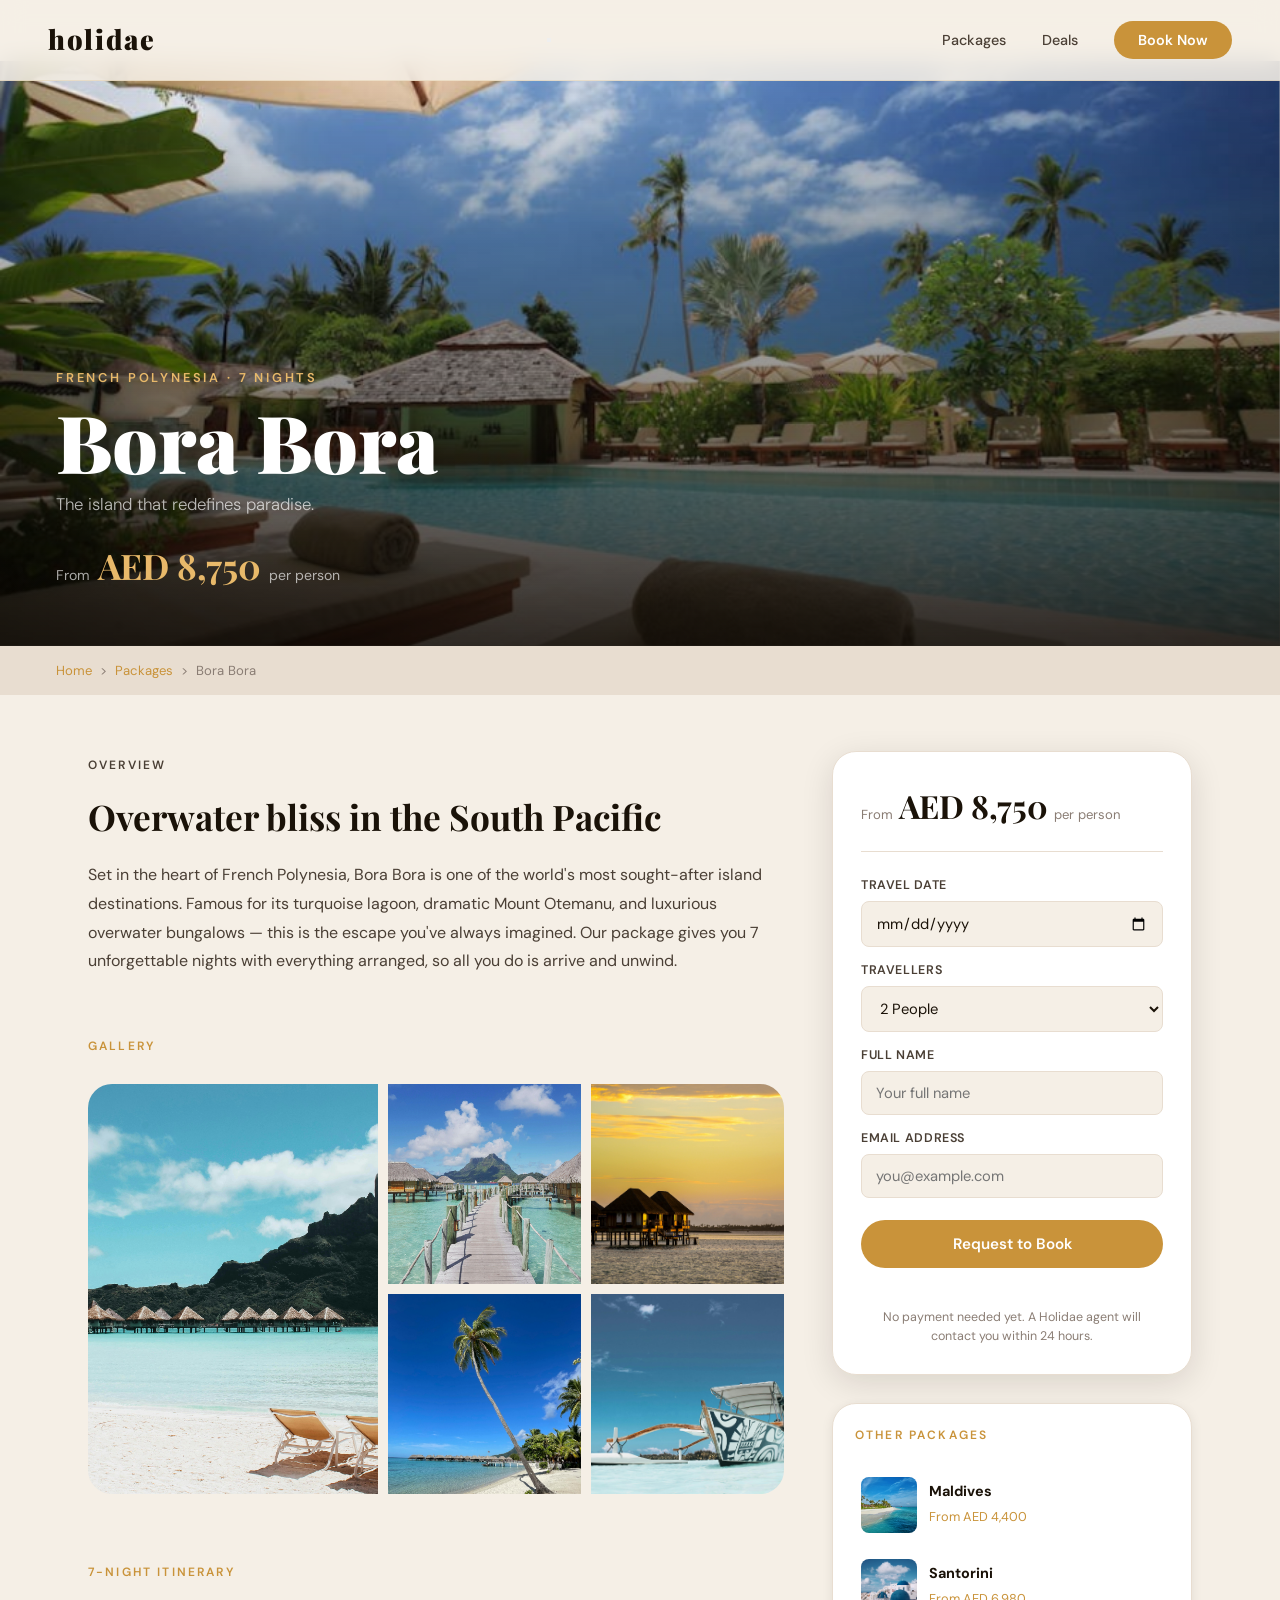
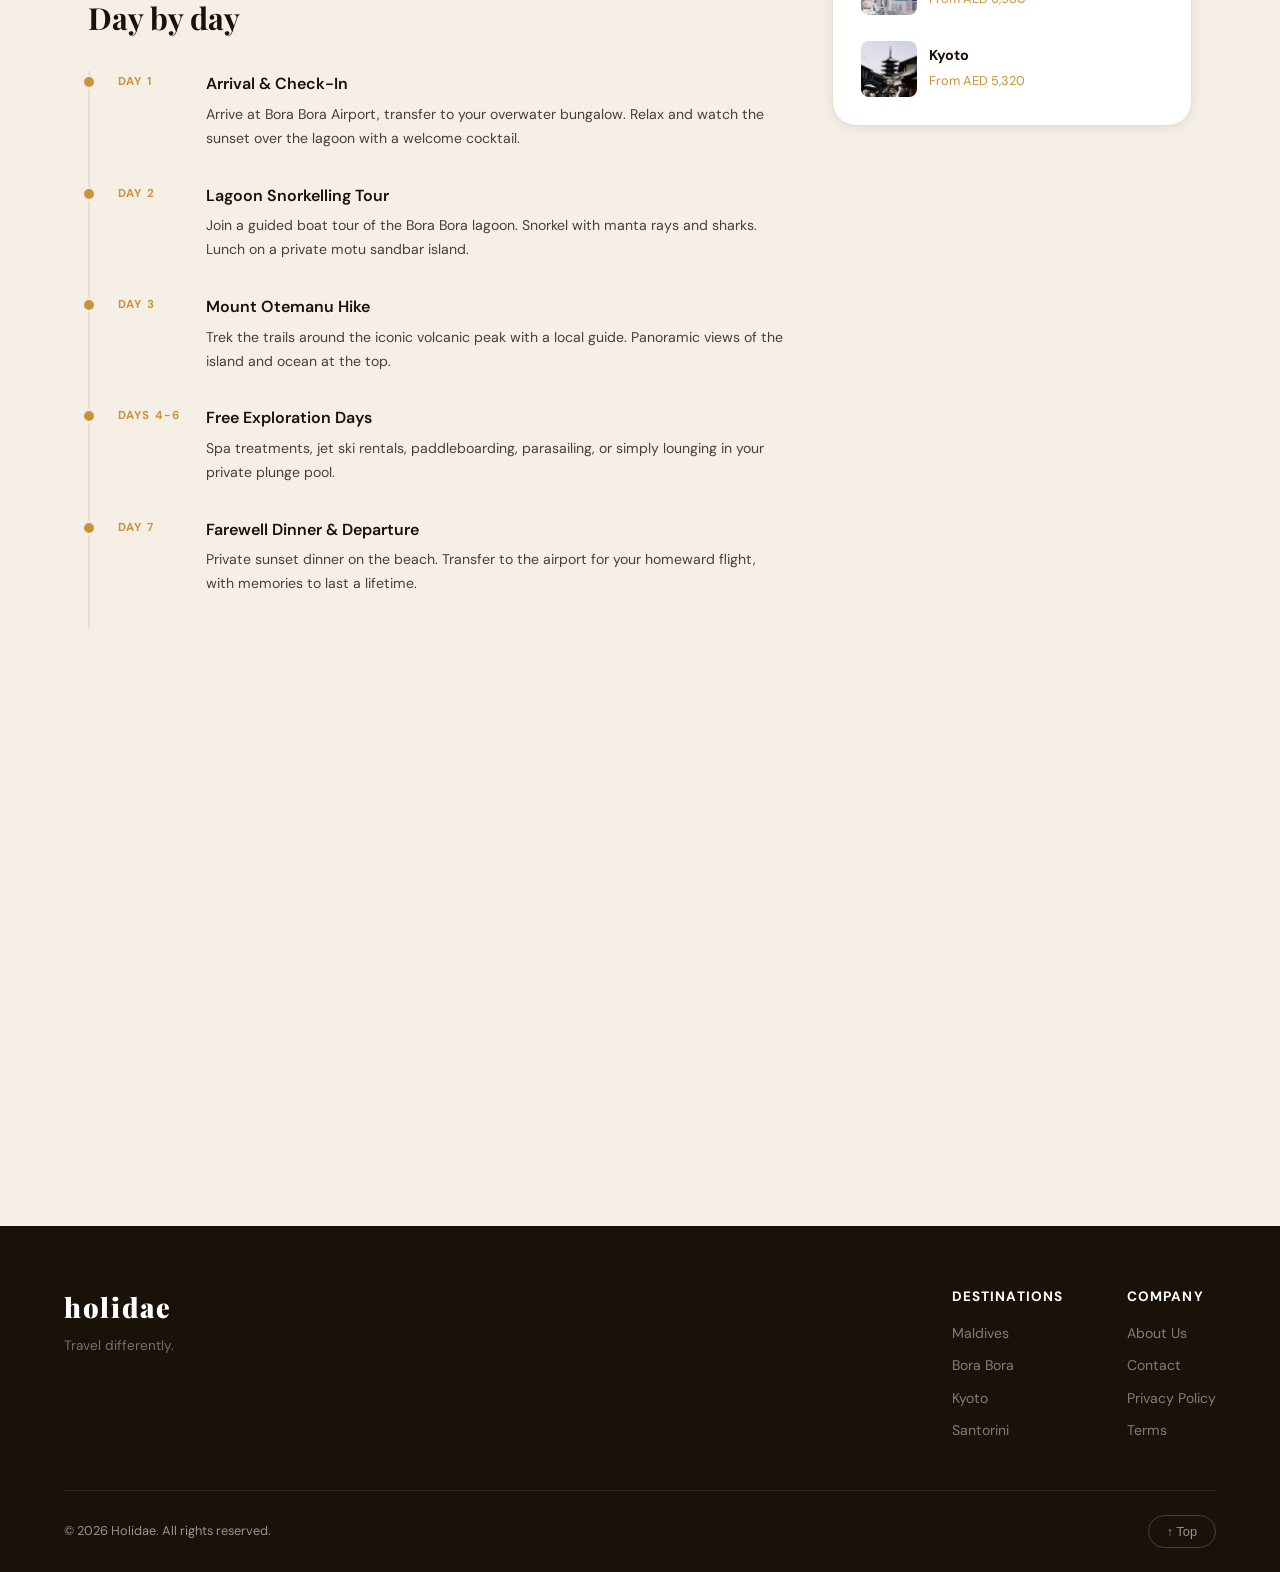
<file: package.html>
<!DOCTYPE html>
<html lang="en"> 
<head>
    <meta charset="UTF-8">
    <meta name="viewport" content="width=device-width, initial-scale=1.0">
    <title>Bora Bora Package — Holidae</title>
    <link rel="stylesheet" href="style.css">
    <link rel="stylesheet" href="package.css">
    <link href="https://fonts.googleapis.com/css2?family=Playfair+Display:ital,wght@0,700;0,900;1,400;1,700&family=DM+Sans:wght@300;400;500;600&display=swap" rel="stylesheet">
</head>
<body>

    <!-- NAVBAR -->
    <nav class="navbar" id="navbar">
        <a class="brand" href="index.html">holidae</a>
        <button class="hamburger" id="hamburger" aria-label="Open menu">
            <span></span><span></span><span></span>
        </button>
        <ul class="nav-links" id="nav-links">
            <li><a href="index.html#packages">Packages</a></li>
            <li><a href="package.html">Deals</a></li>
            <li><a href="#book" class="nav-btn">Book Now</a></li>
        </ul>
    </nav>

    <!-- PACKAGE HERO -->
    <header class="pkg-hero">
        <img src="images/pexels-photo-338504.jpeg" alt="Bora Bora" class="pkg-hero-img">
        <div class="pkg-hero-overlay"></div>
        <div class="pkg-hero-content">
            <p class="hero-eyebrow fade-up delay-1">French Polynesia · 7 Nights</p>
            <h1 class="hero-title fade-up delay-2">Bora Bora</h1>
            <p class="pkg-hero-sub fade-up delay-3">The island that redefines paradise.</p>
            <div class="pkg-hero-price fade-up delay-4">
                <span>From</span>
                <strong>AED 8,750</strong>
                <span>per person</span>
            </div>
        </div>
    </header>

    <!-- links -->
    <div class="links">
        <a href="index.html">Home</a>
        <span>></span>
        <a href="index.html#packages">Packages</a>
        <span>></span>
        <span>Bora Bora</span>
    </div>

    <!-- MAIN TWO-COLUMN LAYOUT -->
    <div class="pkg-layout">

        <main class="pkg-detail">

            <!-- OVERVIEW -->
            <section class="pkg-overview reveal-up">
                <p class="section-label">Overview</p>
                <h2>Overwater bliss in the South Pacific</h2>
                <p>Set in the heart of French Polynesia, Bora Bora is one of the world's most sought-after island destinations. Famous for its turquoise lagoon, dramatic Mount Otemanu, and luxurious overwater bungalows — this is the escape you've always imagined. Our package gives you 7 unforgettable nights with everything arranged, so all you do is arrive and unwind.</p>
            </section>

            <!-- GALLERY -->
            <section class="pkg-gallery reveal-up" style="transition-delay:0.1s">
                <p class="section-label">Gallery</p>
                <div class="gallery-grid">
                    <img src="images/pexels-vincent-gerbouin-445991-1174732.jpg" alt="Bora Bora lagoon" class="gallery-main">
                    <img src="images/pexels-photo-17365113.jpeg" alt="resort" class="gallery-sm">
                    <img src="images/pexels-photo-9149296.jpeg" alt="Ocean sunset" class="gallery-sm">
                    <img src="images/pexels-photo-34418271.jpeg" alt="Beach" class="gallery-sm">
                    <img src="images/pexels-photo-1170827.jpeg" alt="Landscape" class="gallery-sm">
                </div>
            </section>

            <!-- ITINERARY -->
            <section class="pkg-stay reveal-up" style="transition-delay:0.1s">
                <p class="section-label">7-Night Itinerary</p>
                <h2>Day by day</h2>
                <div class="stay-list">
                    <div class="stay-item">
                        <div class="stay-day">Day 1</div>
                        <div class="stay-body">
                            <h4>Arrival & Check-In</h4>
                            <p>Arrive at Bora Bora Airport, transfer to your overwater bungalow. Relax and watch the sunset over the lagoon with a welcome cocktail.</p>
                        </div>
                    </div>
                    <div class="stay-item">
                        <div class="stay-day">Day 2</div>
                        <div class="stay-body">
                            <h4>Lagoon Snorkelling Tour</h4>
                            <p>Join a guided boat tour of the Bora Bora lagoon. Snorkel with manta rays and sharks. Lunch on a private motu sandbar island.</p>
                        </div>
                    </div>
                    <div class="stay-item">
                        <div class="stay-day">Day 3</div>
                        <div class="stay-body">
                            <h4>Mount Otemanu Hike</h4>
                            <p>Trek the trails around the iconic volcanic peak with a local guide. Panoramic views of the island and ocean at the top.</p>
                        </div>
                    </div>
                    <div class="stay-item">
                        <div class="stay-day">Days 4-6</div>
                        <div class="stay-body">
                            <h4>Free Exploration Days</h4>
                            <p>Spa treatments, jet ski rentals, paddleboarding, parasailing, or simply lounging in your private plunge pool.</p>
                        </div>
                    </div>
                    <div class="stay-item">
                        <div class="stay-day">Day 7</div>
                        <div class="stay-body">
                            <h4>Farewell Dinner & Departure</h4>
                            <p>Private sunset dinner on the beach. Transfer to the airport for your homeward flight, with memories to last a lifetime.</p>
                        </div>
                    </div>
                </div>
            </section>

            <!-- WHAT'S INCLUDED -->
            <section class="pkg-includes reveal-up" style="transition-delay:0.1s">
                <p class="section-label">What's Included</p>
                <h2>Everything taken care of.</h2>
                <div class="includes-grid">
                    <div class="include-item">
                        <div class="include-icon">✈️</div>
                        <strong>Return Flights</strong>
                        <span>Economy class from London Heathrow</span>
                    </div>
                    <div class="include-item">
                        <div class="include-icon">🛖</div>
                        <strong>Overwater Bungalow</strong>
                        <span>7 nights in a premium villa with plunge pool</span>
                    </div>
                    <div class="include-item">
                        <div class="include-icon">🍽️</div>
                        <strong>Breakfast Daily</strong>
                        <span>Full breakfast served at the resort each morning</span>
                    </div>
                    <div class="include-item">
                        <div class="include-icon">🚤</div>
                        <strong>Lagoon Tour</strong>
                        <span>Guided snorkelling tour on Day 2 included</span>
                    </div>
                    <div class="include-item">
                        <div class="include-icon">🚗</div>
                        <strong>Airport Transfers</strong>
                        <span>Private boat transfer to and from resort</span>
                    </div>
                    <div class="include-item">
                        <div class="include-icon">📞</div>
                        <strong>24/7 Support</strong>
                        <span>Holidae concierge available throughout your trip</span>
                    </div>
                </div>
            </section>

        </main>

        <!-- BOOKING SIDEBAR -->
        <aside class="pkg-sidebar" id="book">

            <div class="booking-card reveal-up">
                <div class="booking-price">
                    <span>From</span>
                    <strong>AED 8,750</strong>
                    <span>per person</span>
                </div>
                <form class="booking-form">
                    <div class="form-group">
                        <label for="travel-date">Travel Date</label>
                        <input type="date" id="travel-date" name="travel-date" required>
                    </div>
                    <div class="form-group">
                        <label for="travellers">Travellers</label>
                        <select id="travellers" name="travellers">
                            <option value="1">1 Person</option>
                            <option value="2" selected>2 People</option>
                            <option value="3">3 People</option>
                            <option value="4">4 People</option>
                            <option value="5">5+ People</option>
                        </select>
                    </div>
                    <div class="form-group">
                        <label for="full-name">Full Name</label>
                        <input type="text" id="full-name" name="full-name" placeholder="Your full name" required>
                    </div>
                    <div class="form-group">
                        <label for="email">Email Address</label>
                        <input type="email" id="email" name="email" placeholder="you@example.com" required>
                    </div>
                    <button type="submit" class="btn-primary" style="width:100%; margin-top:8px;">Request to Book</button>
                </form>
                <p class="booking-note" id="booking-msg"></p>
                <p class="booking-reassurance">No payment needed yet. A Holidae agent will contact you within 24 hours.</p>
            </div>

            <div class="sidebar-other reveal-up" style="transition-delay:0.15s">
                <p class="section-label">Other Packages</p>
                <a href="package2.html" class="sidebar-pkg">
                    <img src="images/pexels-photo-29289151.jpeg" alt="Maldives">
                    <div><strong>Maldives</strong><span>From AED 4,400</span></div>
                </a>
                <a href="index.html#packages" class="sidebar-pkg">
                    <img src="images/pexels-photo-1010657.jpeg" alt="Santorini">
                    <div><strong>Santorini</strong><span>From AED 6,980</span></div>
                </a>
                <a href="package1.html" class="sidebar-pkg">
                    <img src="images/pexels-photo-20704787.jpeg" alt="Kyoto">
                    <div><strong>Kyoto</strong><span>From AED 5,320</span></div>
                </a>
            </div>

        </aside>

    </div>

    <!-- FOOTER -->
    <footer class="footer">
        <div class="footer-top">
            <div class="footer-brand">
                <span class="brand">holidae</span>
                <p>Travel differently.</p>
            </div>
            <div class="footer-links">
                <div class="footer-col">
                    <strong>Destinations</strong>
                    <a href="package2.html">Maldives</a>
                    <a href="package.html">Bora Bora</a>
                    <a href="package1.html">Kyoto</a>
                    <a href="index.html#packages">Santorini</a>
                </div>
                <div class="footer-col">
                    <strong>Company</strong>
                    <a href="#">About Us</a>
                    <a href="#">Contact</a>
                    <a href="#">Privacy Policy</a>
                    <a href="#">Terms</a>
                </div>
            </div>
        </div>
        <div class="footer-bottom">
            <span>© 2026 Holidae. All rights reserved.</span>
            <button id="back-top" class="back-top" aria-label="Back to top">↑ Top</button>
        </div>
    </footer>

    <script src="script.js"></script>

</body>
</html>
</file>
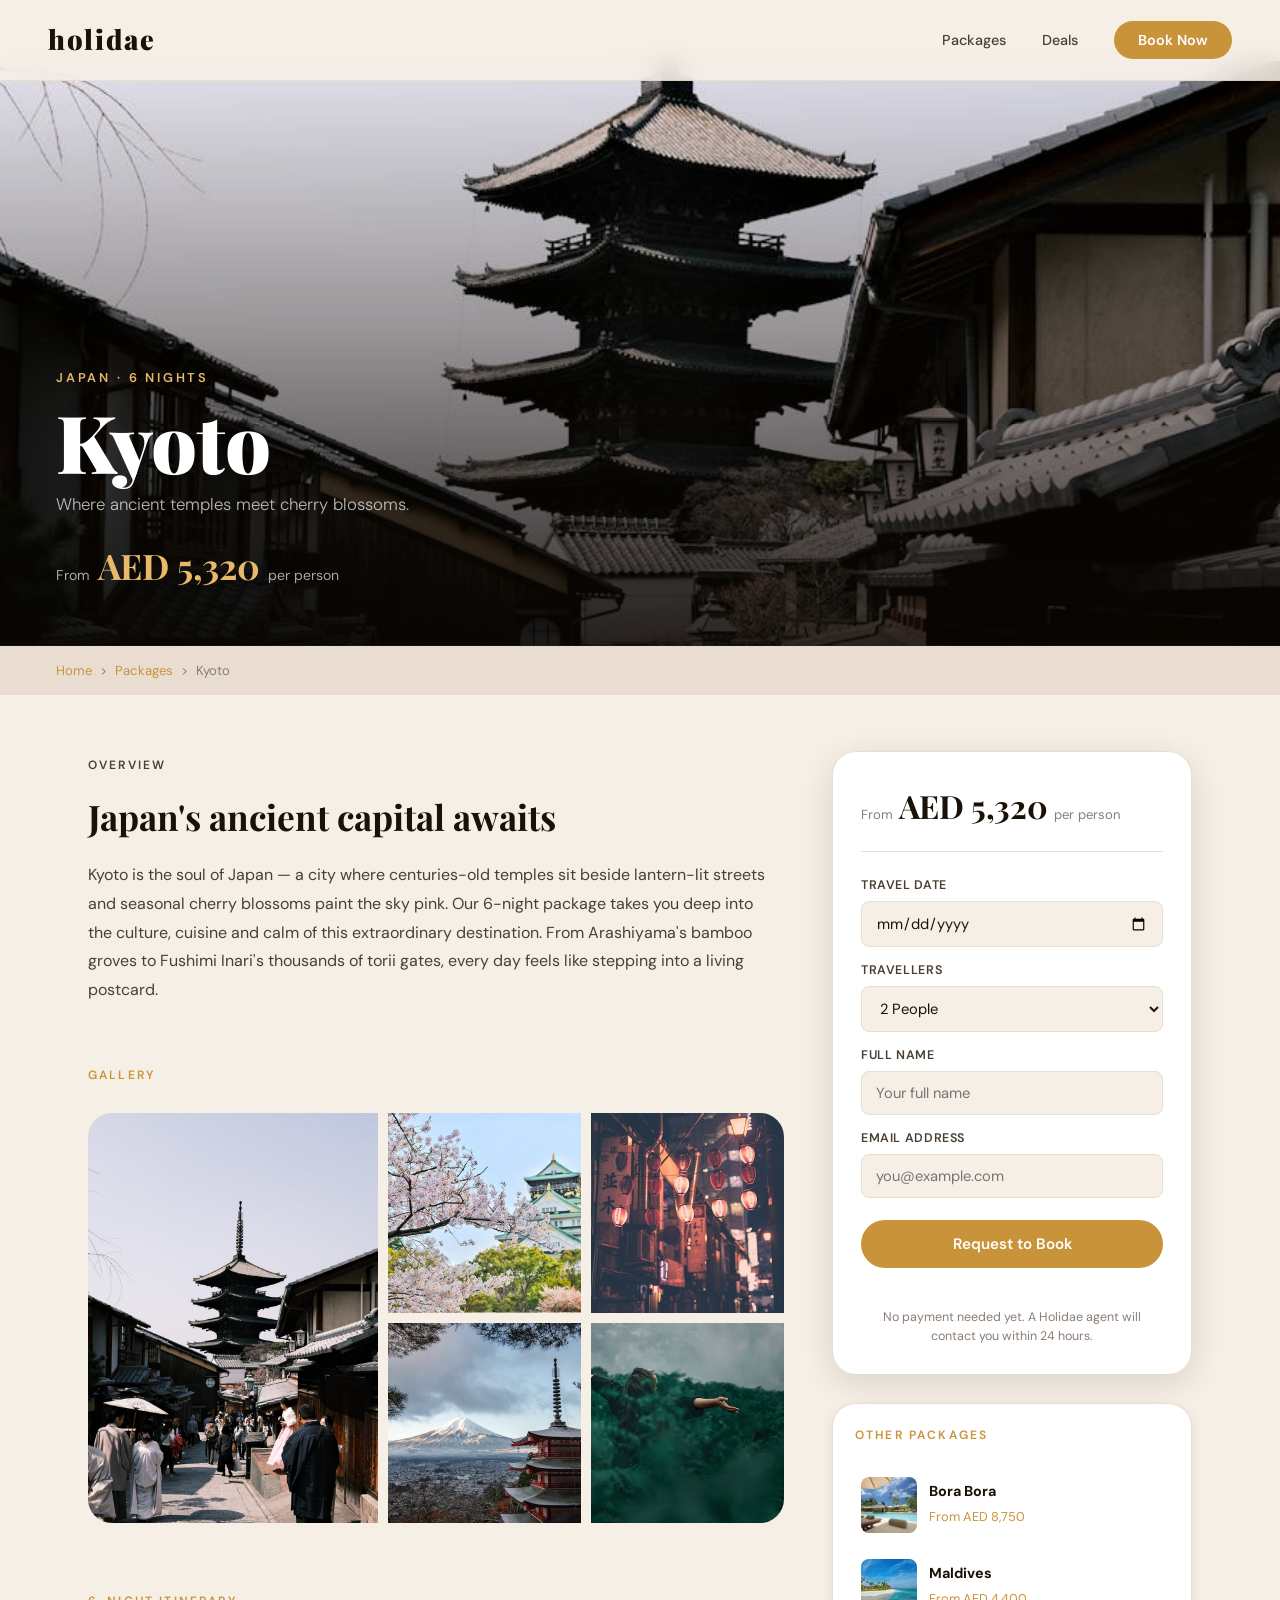
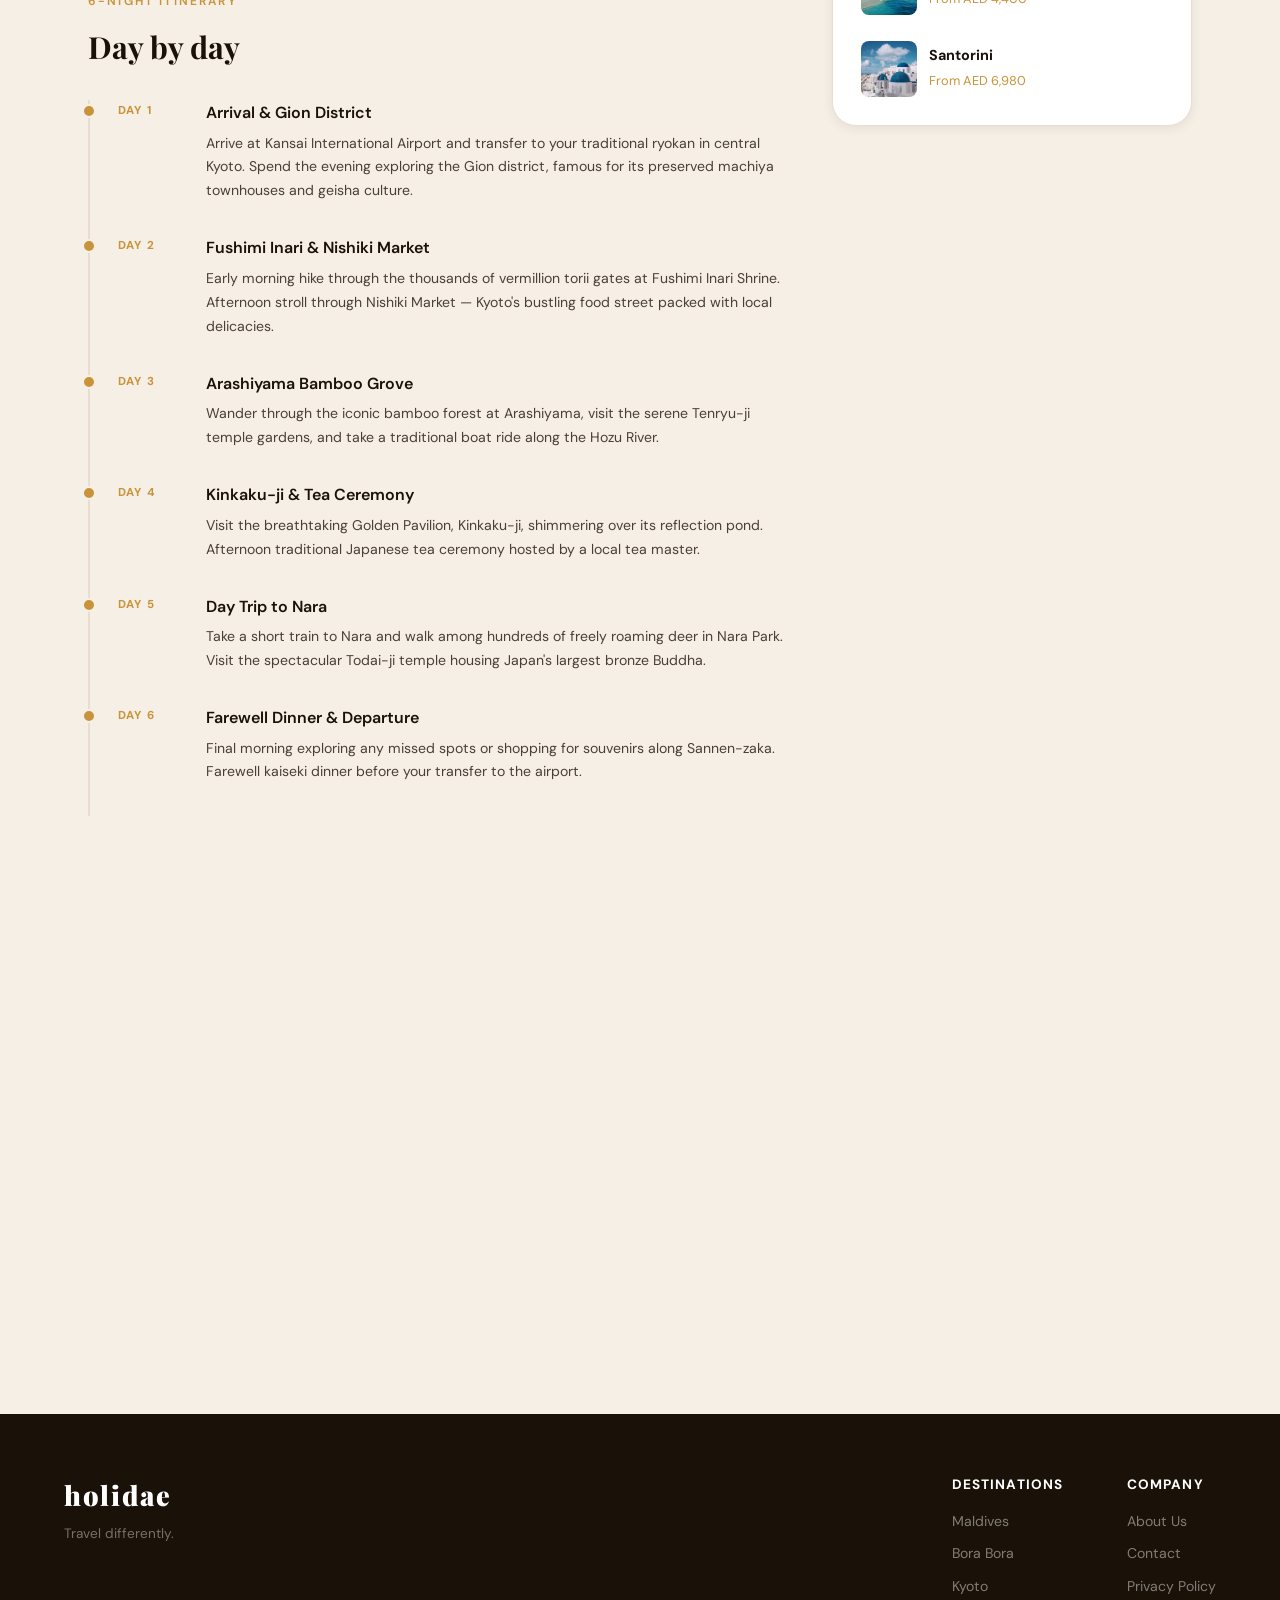
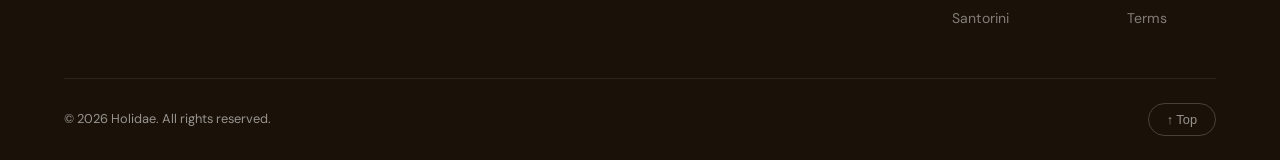
<file: package1.html>
<!DOCTYPE html>
<html lang="en">
<head> 
    <meta charset="UTF-8">
    <meta name="viewport" content="width=device-width, initial-scale=1.0">
    <title>Kyoto Package — Holidae</title>
    <link rel="stylesheet" href="style.css">
    <link rel="stylesheet" href="package.css">
    <link href="https://fonts.googleapis.com/css2?family=Playfair+Display:ital,wght@0,700;0,900;1,400;1,700&family=DM+Sans:wght@300;400;500;600&display=swap" rel="stylesheet">
</head>
<body>

    <!-- NAVBAR -->
    <nav class="navbar" id="navbar">
        <a class="brand" href="index.html">holidae</a>
        <button class="hamburger" id="hamburger" aria-label="Open menu">
            <span></span><span></span><span></span>
        </button>
        <ul class="nav-links" id="nav-links">
            <li><a href="index.html#packages">Packages</a></li>
            <li><a href="package.html">Deals</a></li>
            <li><a href="#book" class="nav-btn">Book Now</a></li>
        </ul>
    </nav>

    <!-- PACKAGE HERO -->
    <header class="pkg-hero">
        <img src="images/pexels-photo-20704787.jpeg" alt="Kyoto" class="pkg-hero-img">
        <div class="pkg-hero-overlay"></div>
        <div class="pkg-hero-content">
            <p class="hero-eyebrow fade-up delay-1">Japan · 6 Nights</p>
            <h1 class="hero-title fade-up delay-2">Kyoto</h1>
            <p class="pkg-hero-sub fade-up delay-3">Where ancient temples meet cherry blossoms.</p>
            <div class="pkg-hero-price fade-up delay-4">
                <span>From</span>
                <strong>AED 5,320</strong>
                <span>per person</span>
            </div>
        </div>
    </header>

    <!-- links -->
    <div class="links">
        <a href="index.html">Home</a>
        <span>></span>
        <a href="index.html#packages">Packages</a>
        <span>></span>
        <span>Kyoto</span>
    </div>

    <!-- MAIN TWO-COLUMN LAYOUT -->
    <div class="pkg-layout">

        <main class="pkg-detail">

            <!-- OVERVIEW -->
            <section class="pkg-overview reveal-up">
                <p class="section-label">Overview</p>
                <h2>Japan's ancient capital awaits</h2>
                <p>Kyoto is the soul of Japan — a city where centuries-old temples sit beside lantern-lit streets and seasonal cherry blossoms paint the sky pink. Our 6-night package takes you deep into the culture, cuisine and calm of this extraordinary destination. From Arashiyama's bamboo groves to Fushimi Inari's thousands of torii gates, every day feels like stepping into a living postcard.</p>
            </section>

            <!-- GALLERY -->
            <section class="pkg-gallery reveal-up" style="transition-delay:0.1s">
                <p class="section-label">Gallery</p>
                <div class="gallery-grid">
                    <img src="images/pexels-photo-20704787.jpeg" alt="Kyoto temple" class="gallery-main">
                    <img src="images/pexels-photo-1440476.jpeg" alt="Cherry blossoms" class="gallery-sm">
                    <img src="images/pexels-photo-590478.jpeg" alt="Japanese street" class="gallery-sm">
                    <img src="images/pexels-photo-3408354.jpeg" alt="Torii gates" class="gallery-sm">
                    <img src="images/pexels-photo-1583582.jpeg" alt="Bamboo grove" class="gallery-sm">
                </div>
            </section>

            <!-- ITINERARY -->
            <section class="pkg-stay reveal-up" style="transition-delay:0.1s">
                <p class="section-label">6-Night Itinerary</p>
                <h2>Day by day</h2>
                <div class="stay-list">
                    <div class="stay-item">
                        <div class="stay-day">Day 1</div>
                        <div class="stay-body">
                            <h4>Arrival & Gion District</h4>
                            <p>Arrive at Kansai International Airport and transfer to your traditional ryokan in central Kyoto. Spend the evening exploring the Gion district, famous for its preserved machiya townhouses and geisha culture.</p>
                        </div>
                    </div>
                    <div class="stay-item">
                        <div class="stay-day">Day 2</div>
                        <div class="stay-body">
                            <h4>Fushimi Inari & Nishiki Market</h4>
                            <p>Early morning hike through the thousands of vermillion torii gates at Fushimi Inari Shrine. Afternoon stroll through Nishiki Market — Kyoto's bustling food street packed with local delicacies.</p>
                        </div>
                    </div>
                    <div class="stay-item">
                        <div class="stay-day">Day 3</div>
                        <div class="stay-body">
                            <h4>Arashiyama Bamboo Grove</h4>
                            <p>Wander through the iconic bamboo forest at Arashiyama, visit the serene Tenryu-ji temple gardens, and take a traditional boat ride along the Hozu River.</p>
                        </div>
                    </div>
                    <div class="stay-item">
                        <div class="stay-day">Day 4</div>
                        <div class="stay-body">
                            <h4>Kinkaku-ji & Tea Ceremony</h4>
                            <p>Visit the breathtaking Golden Pavilion, Kinkaku-ji, shimmering over its reflection pond. Afternoon traditional Japanese tea ceremony hosted by a local tea master.</p>
                        </div>
                    </div>
                    <div class="stay-item">
                        <div class="stay-day">Day 5</div>
                        <div class="stay-body">
                            <h4>Day Trip to Nara</h4>
                            <p>Take a short train to Nara and walk among hundreds of freely roaming deer in Nara Park. Visit the spectacular Todai-ji temple housing Japan's largest bronze Buddha.</p>
                        </div>
                    </div>
                    <div class="stay-item">
                        <div class="stay-day">Day 6</div>
                        <div class="stay-body">
                            <h4>Farewell Dinner & Departure</h4>
                            <p>Final morning exploring any missed spots or shopping for souvenirs along Sannen-zaka. Farewell kaiseki dinner before your transfer to the airport.</p>
                        </div>
                    </div>
                </div>
            </section>

            <!-- WHAT'S INCLUDED -->
            <section class="pkg-includes reveal-up" style="transition-delay:0.1s">
                <p class="section-label">What's Included</p>
                <h2>Everything taken care of.</h2>
                <div class="includes-grid">
                    <div class="include-item">
                        <div class="include-icon">✈️</div>
                        <strong>Return Flights</strong>
                        <span>Economy class from Dubai International</span>
                    </div>
                    <div class="include-item">
                        <div class="include-icon">🏯</div>
                        <strong>Traditional Ryokan</strong>
                        <span>6 nights in an authentic Japanese inn</span>
                    </div>
                    <div class="include-item">
                        <div class="include-icon">🍱</div>
                        <strong>Breakfast Daily</strong>
                        <span>Traditional Japanese breakfast each morning</span>
                    </div>
                    <div class="include-item">
                        <div class="include-icon">🍵</div>
                        <strong>Tea Ceremony</strong>
                        <span>Private hosted tea ceremony on Day 4</span>
                    </div>
                    <div class="include-item">
                        <div class="include-icon">🚆</div>
                        <strong>Rail Passes</strong>
                        <span>Unlimited train travel within the Kansai region</span>
                    </div>
                    <div class="include-item">
                        <div class="include-icon">📞</div>
                        <strong>24/7 Support</strong>
                        <span>Holidae concierge available throughout your trip</span>
                    </div>
                </div>
            </section>

        </main>

        <!-- BOOKING SIDEBAR -->
        <aside class="pkg-sidebar" id="book">

            <div class="booking-card reveal-up">
                <div class="booking-price">
                    <span>From</span>
                    <strong>AED 5,320</strong>
                    <span>per person</span>
                </div>
                <form class="booking-form">
                    <div class="form-group">
                        <label for="travel-date">Travel Date</label>
                        <input type="date" id="travel-date" name="travel-date" required>
                    </div>
                    <div class="form-group">
                        <label for="travellers">Travellers</label>
                        <select id="travellers" name="travellers">
                            <option value="1">1 Person</option>
                            <option value="2" selected>2 People</option>
                            <option value="3">3 People</option>
                            <option value="4">4 People</option>
                            <option value="5">5+ People</option>
                        </select>
                    </div>
                    <div class="form-group">
                        <label for="full-name">Full Name</label>
                        <input type="text" id="full-name" name="full-name" placeholder="Your full name" required>
                    </div>
                    <div class="form-group">
                        <label for="email">Email Address</label>
                        <input type="email" id="email" name="email" placeholder="you@example.com" required>
                    </div>
                    <button type="submit" class="btn-primary" style="width:100%; margin-top:8px;">Request to Book</button>
                </form>
                <p class="booking-note" id="booking-msg"></p>
                <p class="booking-reassurance">No payment needed yet. A Holidae agent will contact you within 24 hours.</p>
            </div>

            <div class="sidebar-other reveal-up" style="transition-delay:0.15s">
                <p class="section-label">Other Packages</p>
                <a href="package.html" class="sidebar-pkg">
                    <img src="images/pexels-photo-338504.jpeg" alt="Bora Bora">
                    <div><strong>Bora Bora</strong><span>From AED 8,750</span></div>
                </a>
                <a href="package2.html" class="sidebar-pkg">
                    <img src="images/pexels-photo-29289151.jpeg" alt="Maldives">
                    <div><strong>Maldives</strong><span>From AED 4,400</span></div>
                </a>
                <a href="index.html#packages" class="sidebar-pkg">
                    <img src="images/pexels-photo-1010657.jpeg" alt="Santorini">
                    <div><strong>Santorini</strong><span>From AED 6,980</span></div>
                </a>
            </div>

        </aside>

    </div>

    <!-- FOOTER -->
    <footer class="footer">
        <div class="footer-top">
            <div class="footer-brand">
                <span class="brand">holidae</span>
                <p>Travel differently.</p>
            </div>
            <div class="footer-links">
                <div class="footer-col">
                    <strong>Destinations</strong>
                    <a href="package2.html">Maldives</a>
                    <a href="package.html">Bora Bora</a>
                    <a href="package1.html">Kyoto</a>
                    <a href="index.html#packages">Santorini</a>
                </div>
                <div class="footer-col">
                    <strong>Company</strong>
                    <a href="#">About Us</a>
                    <a href="#">Contact</a>
                    <a href="#">Privacy Policy</a>
                    <a href="#">Terms</a>
                </div>
            </div>
        </div>
        <div class="footer-bottom">
            <span>&copy; 2026 Holidae. All rights reserved.</span>
            <button id="back-top" class="back-top" aria-label="Back to top">↑ Top</button>
        </div>
    </footer>

    <script src="script.js"></script>
</body>
</html>
</file>
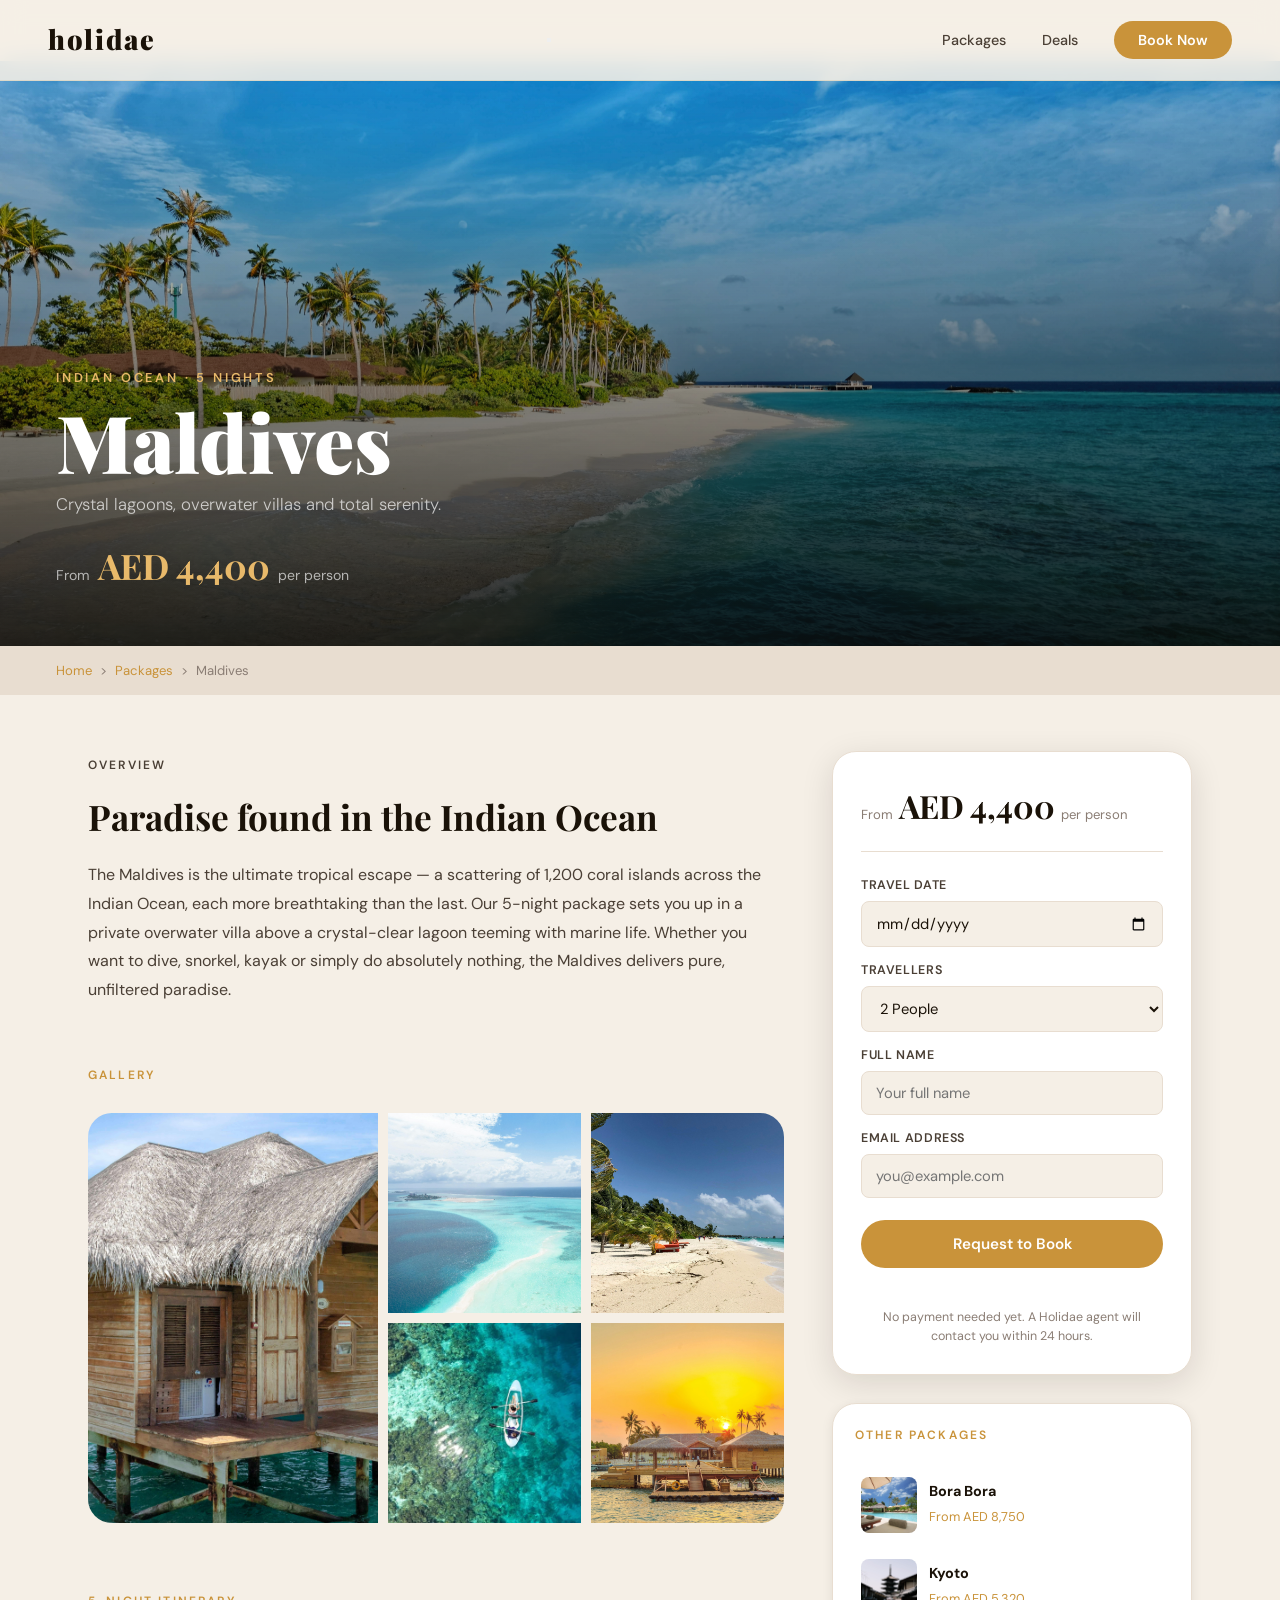
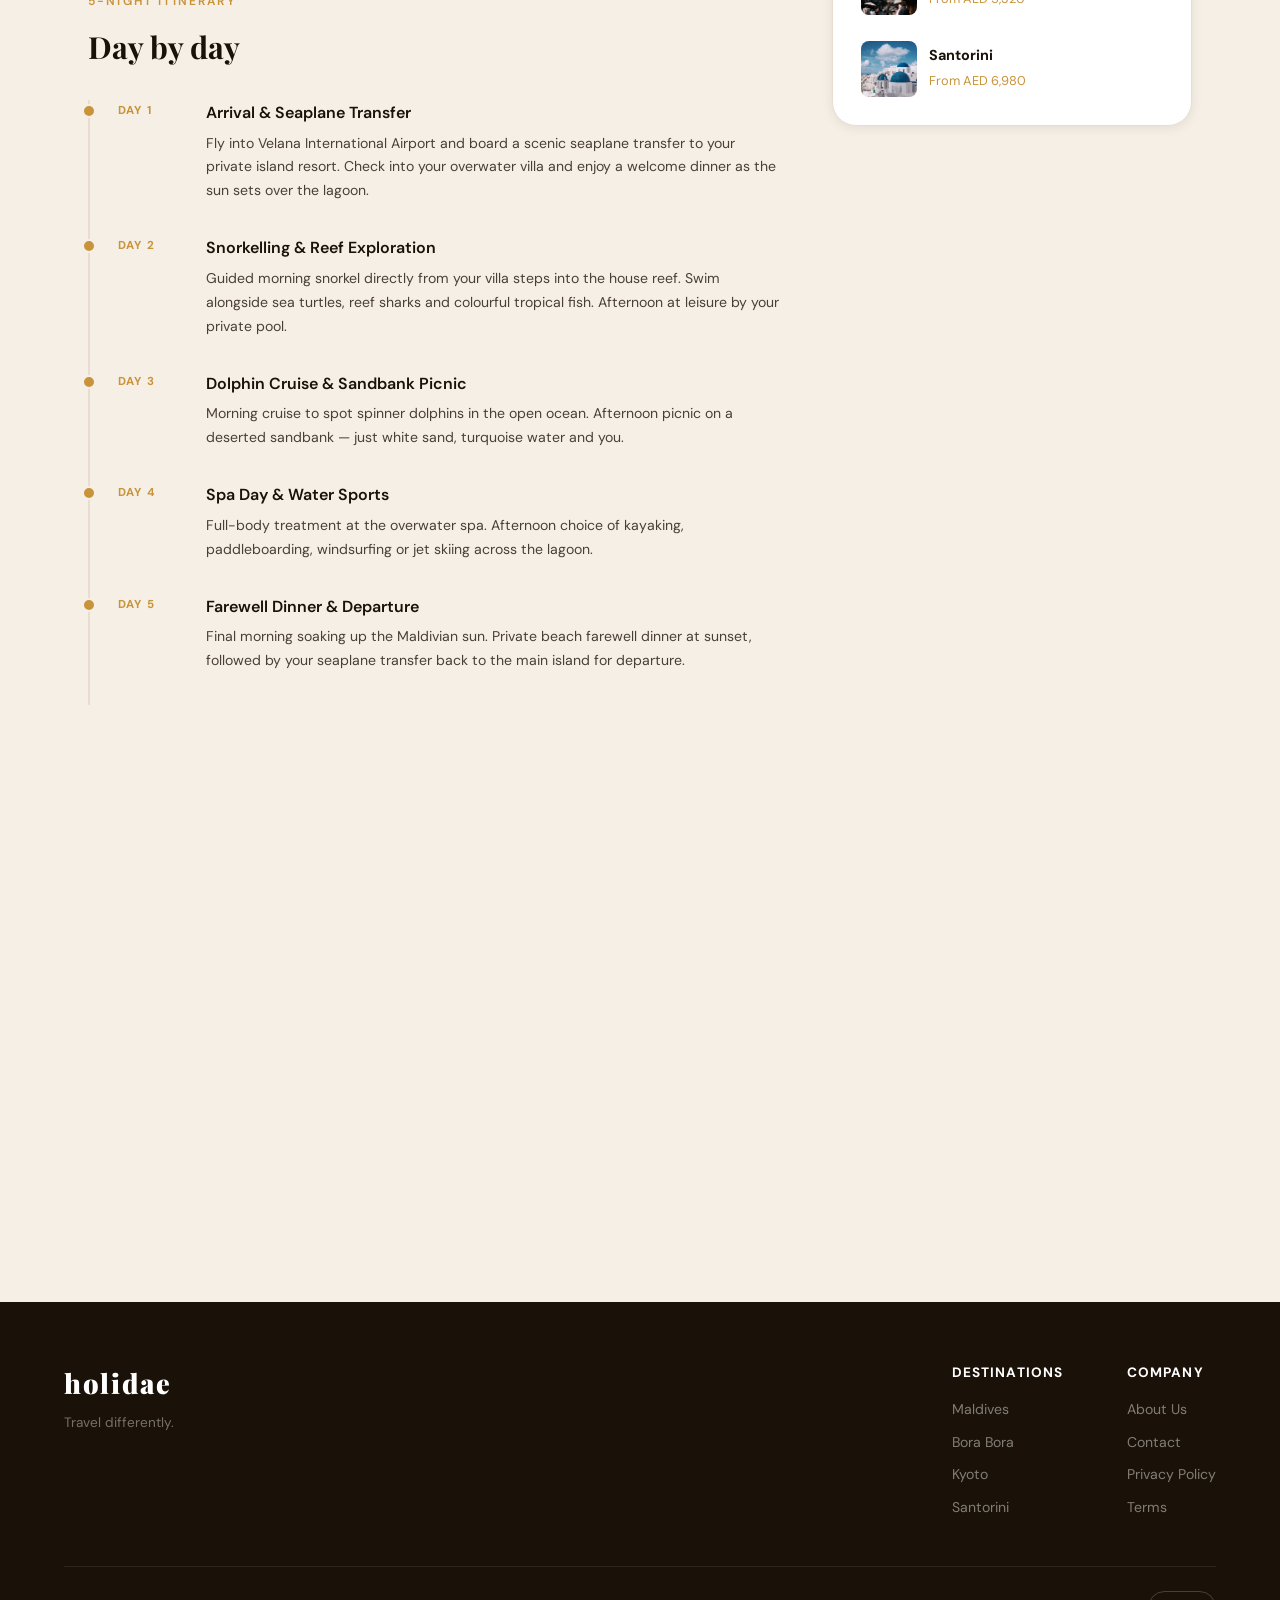
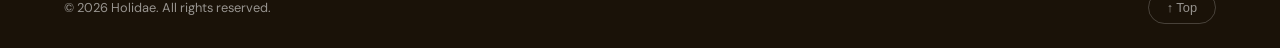
<file: package2.html>
<!DOCTYPE html>
<html lang="en">
<head> 
    <meta charset="UTF-8">
    <meta name="viewport" content="width=device-width, initial-scale=1.0">
    <title>Maldives Package — Holidae</title>
    <link rel="stylesheet" href="style.css">
    <link rel="stylesheet" href="package.css">
    <link href="https://fonts.googleapis.com/css2?family=Playfair+Display:ital,wght@0,700;0,900;1,400;1,700&family=DM+Sans:wght@300;400;500;600&display=swap" rel="stylesheet">
</head>
<body>

    <!-- NAVBAR -->
    <nav class="navbar" id="navbar">
        <a class="brand" href="index.html">holidae</a>
        <button class="hamburger" id="hamburger" aria-label="Open menu">
            <span></span><span></span><span></span>
        </button>
        <ul class="nav-links" id="nav-links">
            <li><a href="index.html#packages">Packages</a></li>
            <li><a href="package.html">Deals</a></li>
            <li><a href="#book" class="nav-btn">Book Now</a></li>
        </ul>
    </nav>

    <!-- PACKAGE HERO -->
    <header class="pkg-hero">
        <img src="images/pexels-photo-29289151.jpeg" alt="Maldives" class="pkg-hero-img">
        <div class="pkg-hero-overlay"></div>
        <div class="pkg-hero-content">
            <p class="hero-eyebrow fade-up delay-1">Indian Ocean · 5 Nights</p>
            <h1 class="hero-title fade-up delay-2">Maldives</h1>
            <p class="pkg-hero-sub fade-up delay-3">Crystal lagoons, overwater villas and total serenity.</p>
            <div class="pkg-hero-price fade-up delay-4">
                <span>From</span>
                <strong>AED 4,400</strong>
                <span>per person</span>
            </div>
        </div>
    </header>

    <!-- links -->
    <div class="links">
        <a href="index.html">Home</a>
        <span>></span>
        <a href="index.html#packages">Packages</a>
        <span>></span>
        <span>Maldives</span>
    </div>

    <!-- MAIN TWO-COLUMN LAYOUT -->
    <div class="pkg-layout">

        <main class="pkg-detail">

            <!-- OVERVIEW -->
            <section class="pkg-overview reveal-up">
                <p class="section-label">Overview</p>
                <h2>Paradise found in the Indian Ocean</h2>
                <p>The Maldives is the ultimate tropical escape — a scattering of 1,200 coral islands across the Indian Ocean, each more breathtaking than the last. Our 5-night package sets you up in a private overwater villa above a crystal-clear lagoon teeming with marine life. Whether you want to dive, snorkel, kayak or simply do absolutely nothing, the Maldives delivers pure, unfiltered paradise.</p>
            </section>

            <!-- GALLERY -->
            <section class="pkg-gallery reveal-up" style="transition-delay:0.1s">
                <p class="section-label">Gallery</p>
                <div class="gallery-grid">
                    <img src="images/pexels-photo-9394268.jpeg" alt="Maldives overwater villa" class="gallery-main">
                    <img src="images/pexels-photo-9215865.jpeg" alt="Maldives lagoon" class="gallery-sm">
                    <img src="images/pexels-photo-5377497.jpeg" alt="Tropical beach" class="gallery-sm">
                    <img src="images/pexels-photo-1320684.jpeg" alt="Underwater coral" class="gallery-sm">
                    <img src="images/pexels-photo-28843931.jpeg" alt="Sunset over ocean" class="gallery-sm">
                </div>
            </section>

            <!-- ITINERARY -->
            <section class="pkg-stay reveal-up" style="transition-delay:0.1s">
                <p class="section-label">5-Night Itinerary</p>
                <h2>Day by day</h2>
                <div class="stay-list">
                    <div class="stay-item">
                        <div class="stay-day">Day 1</div>
                        <div class="stay-body">
                            <h4>Arrival & Seaplane Transfer</h4>
                            <p>Fly into Velana International Airport and board a scenic seaplane transfer to your private island resort. Check into your overwater villa and enjoy a welcome dinner as the sun sets over the lagoon.</p>
                        </div>
                    </div>
                    <div class="stay-item">
                        <div class="stay-day">Day 2</div>
                        <div class="stay-body">
                            <h4>Snorkelling & Reef Exploration</h4>
                            <p>Guided morning snorkel directly from your villa steps into the house reef. Swim alongside sea turtles, reef sharks and colourful tropical fish. Afternoon at leisure by your private pool.</p>
                        </div>
                    </div>
                    <div class="stay-item">
                        <div class="stay-day">Day 3</div>
                        <div class="stay-body">
                            <h4>Dolphin Cruise & Sandbank Picnic</h4>
                            <p>Morning cruise to spot spinner dolphins in the open ocean. Afternoon picnic on a deserted sandbank — just white sand, turquoise water and you.</p>
                        </div>
                    </div>
                    <div class="stay-item">
                        <div class="stay-day">Day 4</div>
                        <div class="stay-body">
                            <h4>Spa Day & Water Sports</h4>
                            <p>Full-body treatment at the overwater spa. Afternoon choice of kayaking, paddleboarding, windsurfing or jet skiing across the lagoon.</p>
                        </div>
                    </div>
                    <div class="stay-item">
                        <div class="stay-day">Day 5</div>
                        <div class="stay-body">
                            <h4>Farewell Dinner & Departure</h4>
                            <p>Final morning soaking up the Maldivian sun. Private beach farewell dinner at sunset, followed by your seaplane transfer back to the main island for departure.</p>
                        </div>
                    </div>
                </div>
            </section>

            <!-- WHAT'S INCLUDED -->
            <section class="pkg-includes reveal-up" style="transition-delay:0.1s">
                <p class="section-label">What's Included</p>
                <h2>Everything taken care of.</h2>
                <div class="includes-grid">
                    <div class="include-item">
                        <div class="include-icon">✈️</div>
                        <strong>Return Flights</strong>
                        <span>Economy class from Dubai International</span>
                    </div>
                    <div class="include-item">
                        <div class="include-icon">🛥️</div>
                        <strong>Seaplane Transfer</strong>
                        <span>Scenic seaplane ride to your island resort</span>
                    </div>
                    <div class="include-item">
                        <div class="include-icon">🏝️</div>
                        <strong>Overwater Villa</strong>
                        <span>5 nights with direct lagoon access & pool</span>
                    </div>
                    <div class="include-item">
                        <div class="include-icon">🍽️</div>
                        <strong>Half Board</strong>
                        <span>Breakfast and dinner included daily</span>
                    </div>
                    <div class="include-item">
                        <div class="include-icon">🤿</div>
                        <strong>Snorkel Tour</strong>
                        <span>Guided reef snorkelling session on Day 2</span>
                    </div>
                    <div class="include-item">
                        <div class="include-icon">📞</div>
                        <strong>24/7 Support</strong>
                        <span>Holidae concierge available throughout your trip</span>
                    </div>
                </div>
            </section>

        </main>

        <!-- BOOKING SIDEBAR -->
        <aside class="pkg-sidebar" id="book">

            <div class="booking-card reveal-up">
                <div class="booking-price">
                    <span>From</span>
                    <strong>AED 4,400</strong>
                    <span>per person</span>
                </div>
                <form class="booking-form">
                    <div class="form-group">
                        <label for="travel-date">Travel Date</label>
                        <input type="date" id="travel-date" name="travel-date" required>
                    </div>
                    <div class="form-group">
                        <label for="travellers">Travellers</label>
                        <select id="travellers" name="travellers">
                            <option value="1">1 Person</option>
                            <option value="2" selected>2 People</option>
                            <option value="3">3 People</option>
                            <option value="4">4 People</option>
                            <option value="5">5+ People</option>
                        </select>
                    </div>
                    <div class="form-group">
                        <label for="full-name">Full Name</label>
                        <input type="text" id="full-name" name="full-name" placeholder="Your full name" required>
                    </div>
                    <div class="form-group">
                        <label for="email">Email Address</label>
                        <input type="email" id="email" name="email" placeholder="you@example.com" required>
                    </div>
                    <button type="submit" class="btn-primary" style="width:100%; margin-top:8px;">Request to Book</button>
                </form>
                <p class="booking-note" id="booking-msg"></p>
                <p class="booking-reassurance">No payment needed yet. A Holidae agent will contact you within 24 hours.</p>
            </div>

            <div class="sidebar-other reveal-up" style="transition-delay:0.15s">
                <p class="section-label">Other Packages</p>
                <a href="package.html" class="sidebar-pkg">
                    <img src="images/pexels-photo-338504.jpeg" alt="Bora Bora">
                    <div><strong>Bora Bora</strong><span>From AED 8,750</span></div>
                </a>
                <a href="package1.html" class="sidebar-pkg">
                    <img src="images/pexels-photo-20704787.jpeg" alt="Kyoto">
                    <div><strong>Kyoto</strong><span>From AED 5,320</span></div>
                </a>
                <a href="index.html#packages" class="sidebar-pkg">
                    <img src="images/pexels-photo-1010657.jpeg" alt="Santorini">
                    <div><strong>Santorini</strong><span>From AED 6,980</span></div>
                </a>
            </div>

        </aside>

    </div>

    <!-- FOOTER -->
    <footer class="footer">
        <div class="footer-top">
            <div class="footer-brand">
                <span class="brand">holidae</span>
                <p>Travel differently.</p>
            </div>
            <div class="footer-links">
                <div class="footer-col">
                    <strong>Destinations</strong>
                    <a href="package2.html">Maldives</a>
                    <a href="package.html">Bora Bora</a>
                    <a href="package1.html">Kyoto</a>
                    <a href="index.html#packages">Santorini</a>
                </div>
                <div class="footer-col">
                    <strong>Company</strong>
                    <a href="#">About Us</a>
                    <a href="#">Contact</a>
                    <a href="#">Privacy Policy</a>
                    <a href="#">Terms</a>
                </div>
            </div>
        </div>
        <div class="footer-bottom">
            <span>&copy; 2026 Holidae. All rights reserved.</span>
            <button id="back-top" class="back-top" aria-label="Back to top">↑ Top</button>
        </div>
    </footer>

    <script src="script.js"></script>
</body>
</html>
</file>
<file: style.css>
@import url('https://fonts.googleapis.com/css2?family=Playfair+Display:ital,wght@0,700;0,900;1,400;1,700&family=DM+Sans:wght@300;400;500;600&display=swap');

:root {
    --sand:      #f5efe6; 
    --sand-dark: #e8ddd0;
    --ink:       #1a1208;
    --ink-mid:   #4a3f35;
    --ink-light: #8a7d74;
    --gold:      #c9933a;
    --gold-light:#e8b96a;
    --white:     #ffffff;
    --card-bg:   #ffffff;
    --nav-bg:    rgba(245, 239, 230, 0.88);

    --font-display: 'Playfair Display', Georgia, serif;
    --font-body:    'DM Sans', system-ui, sans-serif;

    --radius-sm: 8px;
    --radius-md: 16px;
    --radius-lg: 24px;
    --radius-xl: 36px;

    --shadow-sm: 0 2px 12px rgba(26,18,8,0.08);
    --shadow-md: 0 8px 32px rgba(26,18,8,0.12);
    --shadow-lg: 0 20px 60px rgba(26,18,8,0.16);

    --transition: 0.3s ease;
}

*, *::before, *::after { margin:0; padding:0; box-sizing:border-box; }
html { scroll-behavior: smooth; }

body {
    font-family: var(--font-body);
    background-color: var(--sand);
    color: var(--ink);
    overflow-x: hidden;
    line-height: 1.6;
}

img { display:block; max-width:100%; height:auto; }
a   { text-decoration:none; color:inherit; }
ul  { list-style:none; }

/* ---- SHARED ---- */
.section-label {
    display: inline-block;
    font-size: 0.75rem;
    font-weight: 600;
    letter-spacing: 0.18em;
    text-transform: uppercase;
    color: var(--gold);
    margin-bottom: 12px;
}

.btn-primary {
    display: inline-block;
    background: var(--gold);
    color: var(--white);
    padding: 14px 32px;
    border-radius: 999px;
    font-family: var(--font-body);
    font-size: 0.95rem;
    font-weight: 600;
    border: none;
    cursor: pointer;
    transition: background var(--transition), transform var(--transition), box-shadow var(--transition);
}
.btn-primary:hover {
    background: #b07c28;
    transform: translateY(-3px);
    box-shadow: 0 10px 28px rgba(201,147,58,0.35);
}
.btn-primary:active { transform: translateY(0); }

.btn-ghost {
    display: inline-block;
    border: 2px solid rgba(255,255,255,0.7);
    color: var(--white);
    padding: 12px 28px;
    border-radius: 999px;
    font-size: 0.95rem;
    font-weight: 500;
    transition: background var(--transition), transform var(--transition);
}
.btn-ghost:hover {
    background: rgba(255,255,255,0.15);
    transform: translateY(-3px);
}

/*Animation*/
.fade-up {
    opacity: 0;
    transform: translateY(30px);
    animation: fadeUp 0.8s forwards;
}
.delay-1 { animation-delay: 0.2s; }
.delay-2 { animation-delay: 0.45s; }
.delay-3 { animation-delay: 0.65s; }
.delay-4 { animation-delay: 0.85s; }

@keyframes fadeUp {
    to { opacity: 1; transform: translateY(0); }
}

/*Scroll reveal*/
.reveal-up {
    opacity: 0;
    transform: translateY(40px);
    transition: opacity 0.7s ease, transform 0.7s ease;
}
.reveal-up.visible {
    opacity: 1;
    transform: translateY(0);
}

/*Ticker*/
.ticker-wrap {
    background: var(--gold);
    overflow: hidden;
    white-space: nowrap;
    padding: 11px 0;
}
.ticker {
    display: inline-flex;
    gap: 0;
    animation: ticker 28s linear infinite;
}
.ticker span {
    font-size: 0.82rem;
    font-weight: 600;
    color: var(--white);
    letter-spacing: 0.06em;
    padding: 0 18px;
    text-transform: uppercase;
}

@keyframes ticker {
    from { transform: translateX(0); }
    to   { transform: translateX(-50%); }
}

/*NAVBAR*/
.navbar {
    position: fixed;
    top: 0; left: 0; right: 0;
    z-index: 1000;
    display: flex;
    align-items: center;
    justify-content: space-between;
    padding: 18px 48px;
    background: var(--nav-bg);
    backdrop-filter: blur(12px);
    -webkit-backdrop-filter: blur(12px);
    border-bottom: 1px solid rgba(201,147,58,0.15);
    transition: box-shadow var(--transition), padding var(--transition);
}
.navbar.scrolled {
    box-shadow: var(--shadow-sm);
    padding: 12px 48px;
}

.brand {
    font-family: var(--font-display);
    font-size: 1.7rem;
    font-weight: 900;
    color: var(--ink);
    letter-spacing: 0.06em;
}

.nav-links {
    display: flex;
    align-items: center;
    gap: 36px;
}
.nav-links a {
    font-size: 0.9rem;
    font-weight: 500;
    color: var(--ink-mid);
    position: relative;
    transition: color var(--transition);
}
.nav-links a::after {
    content: '';
    position: absolute;
    bottom: -3px; left: 0;
    width: 0; height: 1.5px;
    background: var(--gold);
    transition: width var(--transition);
}
.nav-links a:hover { color: var(--ink); }
.nav-links a:hover::after { width: 100%; }

.nav-btn {
    background: var(--gold);
    color: var(--white) !important;
    padding: 10px 24px;
    border-radius: 999px;
    font-weight: 600 !important;
    transition: background var(--transition), transform var(--transition) !important;
}
.nav-btn::after { display: none !important; }
.nav-btn:hover { background: #b07c28 !important; transform: translateY(-1px); }

.button {
    display: none;
    flex-direction: column;
    gap: 5px;
    background: none;
    border: none;
    cursor: pointer;
    padding: 4px;
}
.button span {
    display: block;
    width: 24px; height: 2px;
    background: var(--ink);
    border-radius: 2px;
    transition: var(--transition);
}

/*HERO*/
.hero {
    position: relative;
    height: 100vh;
    min-height: 600px;
    display: flex;
    align-items: center;
    overflow: hidden;
}
.hero-bg {
    position: absolute;
    inset: 0;
    z-index: 0;
}
.hero-img {
    width: 100%;
    height: 110%;           /* extra height for parallax */
    object-fit: cover;
    object-position: center;
    transform: translateY(0);
    transition: transform 0.05s linear;
    will-change: transform;
}
.hero-overlay {
    position: absolute; inset: 0;
    background: linear-gradient(105deg, rgba(15,8,2,0.72) 0%, rgba(15,8,2,0.35) 60%, transparent 100%);
}
.hero-content {
    position: relative;
    z-index: 1;
    padding: 0 48px;
    max-width: 700px;
}
.hero-eyebrow {
    font-size: 0.8rem;
    font-weight: 600;
    letter-spacing: 0.22em;
    text-transform: uppercase;
    color: var(--gold-light);
    margin-bottom: 18px;
}
.hero-title {
    font-family: var(--font-display);
    font-size: clamp(3rem, 7vw, 5.5rem);
    font-weight: 900;
    line-height: 1.05;
    color: var(--white);
    margin-bottom: 20px;
}
.hero-title em { font-style: italic; color: var(--gold-light); }
.hero-sub {
    font-size: 1.05rem;
    color: rgba(255,255,255,0.8);
    max-width: 420px;
    margin-bottom: 36px;
    font-weight: 300;
}
.hero-actions { display: flex; gap: 16px; flex-wrap: wrap; }

.hero-scroll-hint {
    position: absolute;
    bottom: 36px; right: 48px;
    z-index: 1;
    display: flex;
    flex-direction: column;
    align-items: center;
    gap: 8px;
    color: rgba(255,255,255,0.6);
    font-size: 0.75rem;
    letter-spacing: 0.12em;
    text-transform: uppercase;
}
.scroll-line {
    width: 1px; height: 40px;
    background: rgba(255,255,255,0.4);
    position: relative;
    overflow: hidden;
}
.scroll-line::after {
    content: '';
    position: absolute;
    top: -100%; left: 0;
    width: 100%; height: 50%;
    background: var(--gold-light);
    animation: scrollDown 1.6s infinite ease-in-out;
}
@keyframes scrollDown {
    0%   { top: -100%; }
    100% { top: 120%; }
}

/*STATS BAR*/
.stats-bar {
    background: var(--ink);
    display: flex;
    align-items: center;
    justify-content: center;
    padding: 28px 40px;
    flex-wrap: wrap;
}
.stat {
    display: flex;
    flex-direction: column;
    align-items: center;
    padding: 8px 48px;
    text-align: center;
}
.stat strong {
    font-family: var(--font-display);
    font-size: 1.8rem;
    color: var(--gold-light);
}
.stat span {
    font-size: 0.78rem;
    color: rgba(255,255,255,0.55);
    letter-spacing: 0.08em;
    margin-top: 2px;
    text-transform: uppercase;
}
.stat-divider {
    width: 1px; height: 40px;
    background: rgba(255,255,255,0.12);
}

/*INTRO*/
.intro {
    display: grid;
    grid-template-columns: 1fr 1fr;
    gap: 64px;
    align-items: center;
    padding: 100px 64px;
    max-width: 1200px;
    margin: 0 auto;
}
.intro-text h2 {
    font-family: var(--font-display);
    font-size: clamp(2rem, 4vw, 3rem);
    line-height: 1.15;
    margin-bottom: 20px;
}
.intro-text p { font-size: 1rem; color: var(--ink-mid); max-width: 380px; line-height: 1.75; }

.intro-img-grid {
    display: grid;
    grid-template-columns: 1fr 1fr;
    grid-template-rows: auto auto;
    gap: 12px;
}
.grid-img {
    width: 100%;
    border-radius: var(--radius-md);
    object-fit: cover;
    height: 180px;
    transition: transform 0.5s ease, box-shadow 0.5s ease;
}
.grid-img:hover {
    transform: scale(1.04);
    box-shadow: var(--shadow-md);
}
.grid-img.tall {
    grid-row: 1 / 3;
    height: 100%;
    min-height: 372px;
}
.packages {
    padding: 80px 48px 100px;
    background: var(--sand-dark);
}
.packages-header { text-align: center; margin-bottom: 56px; }
.packages-header h2 {
    font-family: var(--font-display);
    font-size: clamp(2rem, 4vw, 2.8rem);
}
.packages-grid {
    display: grid;
    grid-template-columns: repeat(3, 1fr);
    gap: 28px;
    max-width: 1200px;
    margin: 0 auto;
}

/* Card */
.pkg-card {
    background: var(--card-bg);
    border-radius: var(--radius-lg);
    overflow: hidden;
    box-shadow: var(--shadow-sm);
    transition: transform 0.4s cubic-bezier(0.2,0.8,0.2,1), box-shadow 0.4s ease;
    position: relative;
}
.pkg-card:hover {
    transform: translateY(-10px);
    box-shadow: var(--shadow-lg);
}

/* Image zoom + shine on hover */
.pkg-img {
    height: 210px;
    background-size: cover;
    background-position: center;
    transition: transform 0.6s ease;
    position: relative;
    overflow: hidden;
}
.pkg-card:hover .pkg-img { transform: scale(1.07); }

.pkg-img-shine {
    position: absolute;
    inset: 0;
    background: linear-gradient(120deg, transparent 30%, rgba(255,255,255,0.18) 50%, transparent 70%);
    transform: translateX(-120%);
    transition: transform 0.7s ease;
}
.pkg-card:hover .pkg-img-shine { transform: translateX(120%); }

.pkg-body { padding: 24px; }
.pkg-tag {
    display: inline-block;
    font-size: 0.7rem;
    font-weight: 600;
    letter-spacing: 0.12em;
    text-transform: uppercase;
    color: var(--gold);
    background: rgba(201,147,58,0.1);
    padding: 4px 10px;
    border-radius: 999px;
    margin-bottom: 10px;
}
.pkg-body h3 {
    font-family: var(--font-display);
    font-size: 1.5rem;
    color: var(--ink);
    margin-bottom: 8px;
}
.pkg-body p {
    font-size: 0.88rem;
    color: var(--ink-mid);
    line-height: 1.6;
    margin-bottom: 20px;
}
.pkg-footer {
    display: flex;
    align-items: center;
    justify-content: space-between;
    border-top: 1px solid var(--sand-dark);
    padding-top: 16px;
}
.pkg-price { font-size: 0.85rem; color: var(--ink-light); }
.pkg-price strong { font-size: 1.1rem; color: var(--ink); font-weight: 700; }
.pkg-link {
    font-size: 0.85rem;
    font-weight: 600;
    color: var(--gold);
    transition: letter-spacing var(--transition), transform var(--transition);
    display: inline-block;
}
.pkg-link:hover { letter-spacing: 0.06em; transform: translateX(3px); }

.pkg-badge {
    position: absolute;
    top: 16px; right: 16px;
    background: var(--gold);
    color: var(--white);
    font-size: 0.68rem;
    font-weight: 700;
    letter-spacing: 0.1em;
    text-transform: uppercase;
    padding: 5px 12px;
    border-radius: 999px;
    animation: pulseBadge 2.5s ease-in-out infinite;
}
@keyframes pulseBadge {
    0%, 100% { box-shadow: 0 0 0 0 rgba(201,147,58,0.45); }
    50%       { box-shadow: 0 0 0 8px rgba(201,147,58,0); }
}

.featured { border: 2px solid var(--gold-light); }
.packages-cta { text-align: center; margin-top: 52px; }

/*Video-section*/
.video-section {
    display: grid;
    grid-template-columns: 1fr 1.4fr;
    gap: 64px;
    align-items: center;
    padding: 100px 64px;
    max-width: 1200px;
    margin:0;
}
.video-text h2{
    font-family: var(--font-display);
    font-size: clamp(1.8rem, 3.5vw, 2.6rem);
    line-height: 1.2;
    margin-bottom:16px;
}
.video-text p{color:var(--ink-mid); margin-bottom:28px; line-height: 1.7;}
.video-wrapper {
    border-radius:var(--radius-x1);
    overflow: hidden;
    box-shadow: var(--shadow-1g);
    position:relative;
    aspect-ratio:16 / 9;
    transition: transform 0.4s ease, box-shadow 0.4 ease;
}
.video-wrapper:hover{
    transform:scale(1.02);
    box-shadow:0 30px 80px rgba(26, 23, 8, 0.248);
}
.video-wrapper source {position:absolute; inset:0; width:100%; height:100%; border:none;}

/*Review*/

.reviews {
    background: var(--ink);
    padding: 90px 48px;
    text-align: center;
}
.reviews  h2 {
    font-family: var(--font-display);
    font-size: clamp(1.8rem, 3.5vw, 2.6rem);
    color: var(--white);
    margin-bottom: 56px;
}
.reviews-grid {
    display: grid;
    grid-template-columns: repeat(3, 1fr);
    gap: 28px;
    max-width: 1100px;
    margin: 0 auto;
}
.review {
    background: rgba(255,255,255,0.05);
    border: 1px solid rgba(255,255,255,0.08);
    border-radius: var(--radius-lg);
    padding: 32px 28px;
    text-align: left;
    transition: background var(--transition), transform var(--transition);
}
.review:hover {
    background: rgba(255,255,255,0.09);
    transform: translateY(-4px);
}
.review p {
    font-size: 0.95rem;
    color: rgba(255,255,255,0.78);
    line-height: 1.75;
    margin-bottom: 24px;
    font-style: italic;
}
.review-author { display: flex; align-items: center; gap: 12px; }
.review-author img { width:44px; height:44px; border-radius:50%; object-fit:cover; }
.review-author strong { display:block; color:var(--white); font-size:0.88rem; }
.review-author span { color:var(--gold-light); font-size:0.78rem; }

/*Updates on Deal*/
.update { padding:90px 40px; background: var(--sand);}
.update-inner {max-width:560px;margin:0 auto;text-align:center;}
.update-inner h2 {
    font-family: var(--font-display);
    font-size: clamp(1.8rem, 3.5vw, 2.4rem);
    margin-bottom:12px;
}
.update-inner p{color:var(--ink-mid); margin-bottom:28px}
.update-form {
    display:flex;
    gap: 10px;
    flex-wrap: wrap;
    justify-content:center;
}
.update-form input{
    flex:1;
    min-width:220px;
    padding:14px 22px;
    border: 2px solid var(--sand-dark);
    border-radius: 999px;
    font-family: var(--font-body);
    font-size: 0.95rem;
    color:var(--ink);
    background:var(--white);
    outline:none;
    transition:border-color var(--transition), box-shadow var(--transition);
}
.update-form input:focus {
    border-color:var(--gold);
    box-shadow:0 0 0 3px rgba(201,147,58,0.15)
}
.update-note{margin-top:14px;font-size:0.8rem; color: var(--gold); min-height:20px;}
/*Footer*/
.footer { background: var(--ink); color: rgba(255,255,255,0.55); padding: 60px 64px 24px; }
.footer-top {
    display: flex;
    justify-content: space-between;
    align-items: flex-start;
    gap: 40px;
    padding-bottom: 48px;
    border-bottom: 1px solid rgba(255,255,255,0.08);
    flex-wrap: wrap;
}
.footer-brand .brand { color: var(--white); display: block; margin-bottom: 6px; }
.footer-brand p { font-size: 0.85rem; color: rgba(255,255,255,0.4); }
.footer-links { display: flex; gap: 64px; flex-wrap: wrap; }
.footer-col { display: flex; flex-direction: column; gap: 10px; }
.footer-col strong { color: var(--white); font-size: 0.85rem; letter-spacing:0.08em; text-transform:uppercase; margin-bottom:4px; }
.footer-col a { font-size: 0.88rem; color: rgba(255,255,255,0.45); transition: color var(--transition); }
.footer-col a:hover { color: var(--gold-light); }
.footer-bottom { display:flex; justify-content:space-between; align-items:center; padding-top:24px; font-size:0.8rem; flex-wrap:wrap; gap:12px; }

/*Back-top button*/
.back-top {
    background: none;
    border: 1px solid rgba(255,255,255,0.2);
    color: rgba(255,255,255,0.55);
    padding: 8px 18px;
    border-radius: 999px;
    cursor: pointer;
    font-size: 0.8rem;
    transition: background var(--transition), color var(--transition), transform var(--transition);
}
.back-top:hover { background: var(--gold); border-color: var(--gold); color: var(--white); transform: translateY(-2px); }

/*Responsive - Tablet*/
@media (max-width:900px) {
    .navbar { padding: 16px 24px; }
    .navbar.scrolled { padding: 12px 24px; }

    .hamburger { display: flex; }
.nav-links {
        display: none;
        position: absolute;
        top: 100%; left: 0; right: 0;
        background: var(--sand);
        flex-direction: column;
        align-items: flex-start;
        gap: 0;
        padding: 16px 24px 24px;
        box-shadow: var(--shadow-md);
        border-top: 1px solid var(--sand-dark);
    }
    .nav-links.open { display: flex; }
    .nav-links li { width: 100%; padding: 12px 0; border-bottom: 1px solid var(--sand-dark); }
    .nav-links li:last-child { border-bottom: none; padding-top: 16px; }
    .nav-links a { font-size: 1rem; }
    .hero-content { padding: 0 24px; }
    .hero-scroll-hint { right: 24px; bottom: 24px; }
    .intro { grid-template-columns: 1fr; padding: 64px 24px; gap: 40px; }
    .intro-text p { max-width: 100%; }
    .intro-img-grid { grid-template-columns: 1fr 1fr; }
    .grid-img.tall { grid-row: auto; min-height: 180px; }
    .packages { padding: 64px 20px; }
    .packages-grid { grid-template-columns: repeat(2, 1fr); gap: 20px; }
    .video-section { grid-template-columns: 1fr; padding: 64px 24px; gap: 36px; }
    .reviews { padding: 60px 20px; }
    .reviews-grid { grid-template-columns: 1fr; gap: 20px; text-align: left; }
    .stats-bar { padding: 20px 16px; }
    .stat { padding: 8px 24px; }
    .stat-divider { height: 30px; }
    .footer { padding: 48px 24px 24px; }
    .footer-links { gap: 36px; }
}

/*Responsive - mobile*/
@media (max-width: 600px) {
    .hero-title { font-size: 2.8rem; }
    .hero-actions { flex-direction: column; gap: 12px; }
    .btn-primary, .btn-ghost { width: 100%; text-align: center; }

    .packages-grid { grid-template-columns: 1fr; }

    .stats-bar { display: grid; grid-template-columns: 1fr 1fr; gap: 1px; background: rgba(255,255,255,0.08); }
    .stat { background: var(--ink); padding: 20px 12px; }
    .stat-divider { display: none; }

    .update-form { flex-direction: column; }
    .update-form input, .update-form .btn-primary { width: 100%; }

    .footer-top { flex-direction: column; }
    .footer-bottom { flex-direction: column; text-align: center; }

    .intro-img-grid { grid-template-columns: 1fr; }
    .grid-img.tall { height: 240px; }
}
</file>
<file: package.css>
/* ---- HERO ---- */
.pkg-hero { 
    position: relative;
    height: 65vh;
    min-height: 420px;
    display: flex;
    align-items: flex-end;
    overflow: hidden;
    margin-top: 61px; /* offset fixed navbar */
}

.pkg-hero-img {
    position: absolute;
    inset: 0;
    width: 100%;
    height: 100%;
    object-fit: cover;
    object-position: center;
    animation: heroZoom 8s ease forwards;
}

@keyframes heroZoom {
    from { transform: scale(1.08); }
    to   { transform: scale(1); }
}

.pkg-hero-overlay {
    position: absolute;
    inset: 0;
    background: linear-gradient(to top, rgba(10,6,2,0.85) 0%, rgba(10,6,2,0.35) 55%, transparent 100%);
}

.pkg-hero-content {
    position: relative;
    z-index: 1;
    padding: 0 56px 52px;
}

.pkg-hero-content .hero-eyebrow { margin-bottom: 10px; }

.pkg-hero-content .hero-title {
    font-size: clamp(2.8rem, 7vw, 5rem);
    margin-bottom: 8px;
}

.pkg-hero-sub {
    font-size: 1.05rem;
    color: rgba(255,255,255,0.7);
    margin-bottom: 20px;
    font-weight: 300;
}

.pkg-hero-price {
    display: flex;
    align-items: baseline;
    gap: 8px;
    color: var(--white);
}

.pkg-hero-price span   { font-size: 0.88rem; color: rgba(255,255,255,0.65); }
.pkg-hero-price strong { font-family: var(--font-display); font-size: 2.2rem; color: var(--gold-light); }

/* ---- links ---- */
.links {
    background: var(--sand-dark);
    padding: 14px 56px;
    display: flex;
    align-items: center;
    gap: 8px;
    font-size: 0.82rem;
    color: var(--ink-light);
    flex-wrap: wrap;
}

.links a { color: var(--gold); transition: opacity var(--transition); }
.links a:hover { opacity: 0.75; }
.links span { color: var(--ink-light); }

/* ---- TWO-COLUMN LAYOUT ---- */
.pkg-layout {
    display: grid;
    grid-template-columns: 1fr 360px;
    gap: 48px;
    max-width: 1200px;
    margin: 0 auto;
    padding: 56px 48px 80px;
    align-items: flex-start;
}

/* ---- OVERVIEW ---- */
.pkg-overview { margin-bottom: 8px; }

.pkg-overview h2 {
    font-family: var(--font-display);
    font-size: clamp(1.6rem, 3vw, 2.2rem);
    margin-bottom: 16px;
    color: var(--ink);
}

.pkg-overview p {
    color: var(--ink-mid);
    line-height: 1.8;
    max-width: 680px;
}

/* ---- GALLERY ---- */
.pkg-gallery { margin-top: 56px; }

.gallery-grid {
    display: grid;
    grid-template-columns: 1.5fr 1fr 1fr;
    grid-template-rows: 200px 200px;
    gap: 10px;
    margin-top: 16px;
    border-radius: var(--radius-lg);
    overflow: hidden;
}

.gallery-main {
    grid-row: 1 / 3;
    width: 100%;
    height: 100%;
    object-fit: cover;
    transition: transform 0.5s ease;
}

.gallery-sm {
    width: 100%;
    height: 100%;
    object-fit: cover;
    transition: transform 0.5s ease, filter 0.4s ease;
}

.gallery-sm:hover   { transform: scale(1.06); filter: brightness(1.08); }
.gallery-main:hover { transform: scale(1.03); }

/* ---- ITINERARY ---- */
.pkg-stay { margin-top: 64px; }

.pkg-stay h2 {
    font-family: var(--font-display);
    font-size: clamp(1.4rem, 2.5vw, 1.9rem);
    margin-bottom: 28px;
    color: var(--ink);
}

.stay-list {
    display: flex;
    flex-direction: column;
    border-left: 2px solid var(--sand-dark);
}

.stay-item {
    display: flex;
    gap: 24px;
    align-items: flex-start;
    padding: 0 0 32px 28px;
    position: relative;
    transition: transform var(--transition);
}

.stay-item:hover { transform: translateX(4px); }

.stay-item::before {
    content: '';
    position: absolute;
    left: -8px;
    top: 4px;
    width: 14px;
    height: 14px;
    border-radius: 50%;
    background: var(--gold);
    border: 2px solid var(--sand);
    transition: transform var(--transition), box-shadow var(--transition);
}

.stay-item:hover::before {
    transform: scale(1.3);
    box-shadow: 0 0 0 4px rgba(201,147,58,0.2);
}

.stay-day {
    min-width: 64px;
    font-size: 0.72rem;
    font-weight: 700;
    letter-spacing: 0.1em;
    text-transform: uppercase;
    color: var(--gold);
    padding-top: 2px;
}

.stay-body h4 { font-size: 1rem; font-weight: 600; color: var(--ink); margin-bottom: 6px; }
.stay-body p  { font-size: 0.88rem; color: var(--ink-mid); line-height: 1.7; }

/* ---- WHAT'S INCLUDED ---- */
.pkg-includes { margin-top: 64px; }

.pkg-includes h2 {
    font-family: var(--font-display);
    font-size: clamp(1.4rem, 2.5vw, 1.9rem);
    margin-bottom: 28px;
    color: var(--ink);
}

.includes-grid {
    display: grid;
    grid-template-columns: repeat(3, 1fr);
    gap: 16px;
}

.include-item {
    background: var(--white);
    border-radius: var(--radius-md);
    padding: 22px 18px;
    box-shadow: var(--shadow-sm);
    display: flex;
    flex-direction: column;
    gap: 6px;
    transition: transform 0.35s ease, box-shadow 0.35s ease;
}

.include-item:hover {
    transform: translateY(-5px);
    box-shadow: var(--shadow-md);
}

.include-icon { font-size: 1.6rem; margin-bottom: 4px; }
.include-item strong { font-size: 0.9rem; color: var(--ink); }
.include-item span   { font-size: 0.8rem; color: var(--ink-light); line-height: 1.5; }

/* ---- BOOKING SIDEBAR ---- */
.pkg-sidebar {
    position: sticky;
    top: 88px;
    display: flex;
    flex-direction: column;
    gap: 28px;
}

.booking-card {
    background: var(--white);
    border-radius: var(--radius-lg);
    padding: 28px;
    box-shadow: var(--shadow-md);
    border: 1px solid var(--sand-dark);
}

.booking-price {
    display: flex;
    align-items: baseline;
    gap: 6px;
    margin-bottom: 24px;
    padding-bottom: 20px;
    border-bottom: 1px solid var(--sand-dark);
}

.booking-price span   { font-size: 0.82rem; color: var(--ink-light); }
.booking-price strong { font-family: var(--font-display); font-size: 2rem; color: var(--ink); }

.booking-form { display: flex; flex-direction: column; gap: 14px; }

.form-group { display: flex; flex-direction: column; gap: 5px; }

.form-group label {
    font-size: 0.78rem;
    font-weight: 600;
    color: var(--ink-mid);
    letter-spacing: 0.05em;
    text-transform: uppercase;
}

.form-group input,
.form-group select {
    padding: 11px 14px;
    border: 1.5px solid var(--sand-dark);
    border-radius: var(--radius-sm);
    font-family: var(--font-body);
    font-size: 0.92rem;
    color: var(--ink);
    background: var(--sand);
    outline: none;
    transition: border-color var(--transition), box-shadow var(--transition), background var(--transition);
}

.form-group input:focus,
.form-group select:focus {
    border-color: var(--gold);
    background: var(--white);
    box-shadow: 0 0 0 3px rgba(201,147,58,0.12);
}

.booking-note        { margin-top: 12px; font-size: 0.85rem; color: var(--gold); min-height: 18px; }
.booking-reassurance { margin-top: 10px; font-size: 0.78rem; color: var(--ink-light); text-align: center; line-height: 1.5; }

/* ---- SIDEBAR OTHER PACKAGES ---- */
.sidebar-other {
    background: var(--white);
    border-radius: var(--radius-lg);
    padding: 22px;
    box-shadow: var(--shadow-sm);
    border: 1px solid var(--sand-dark);
    display: flex;
    flex-direction: column;
    gap: 14px;
}

.sidebar-pkg {
    display: flex;
    gap: 12px;
    align-items: center;
    padding: 6px;
    border-radius: var(--radius-md);
    transition: background var(--transition), transform var(--transition);
}

.sidebar-pkg:hover { background: var(--sand); transform: translateX(4px); }
.sidebar-pkg img   { width: 56px; height: 56px; object-fit: cover; border-radius: var(--radius-sm); flex-shrink: 0; }
.sidebar-pkg strong { display: block; font-size: 0.9rem; color: var(--ink); }
.sidebar-pkg span   { font-size: 0.8rem; color: var(--gold); }

/*RESPONSIVE */
@media (max-width: 900px) {
    .pkg-hero { margin-top: 57px; }
    .pkg-hero-content { padding: 0 24px 36px; }
    .links { padding: 12px 24px; }
    .pkg-layout { grid-template-columns: 1fr; padding: 32px 20px 60px; gap: 40px; }
    .pkg-sidebar { position: static; order: -1; }
    .includes-grid { grid-template-columns: repeat(2, 1fr); }
    .gallery-grid {
        grid-template-columns: 1fr 1fr;
        grid-template-rows: 180px 180px 180px;
    }
    .gallery-main { grid-row: auto; grid-column: 1 / 3; height: 220px; }
}

@media (max-width: 600px) {
    .pkg-hero { height: 55vh; }
    .includes-grid { grid-template-columns: 1fr; }
    .gallery-grid {
        grid-template-columns: 1fr 1fr;
        grid-template-rows: 150px 150px 150px;
    }
    .stay-item { flex-direction: column; gap: 6px; }
}
</file>
